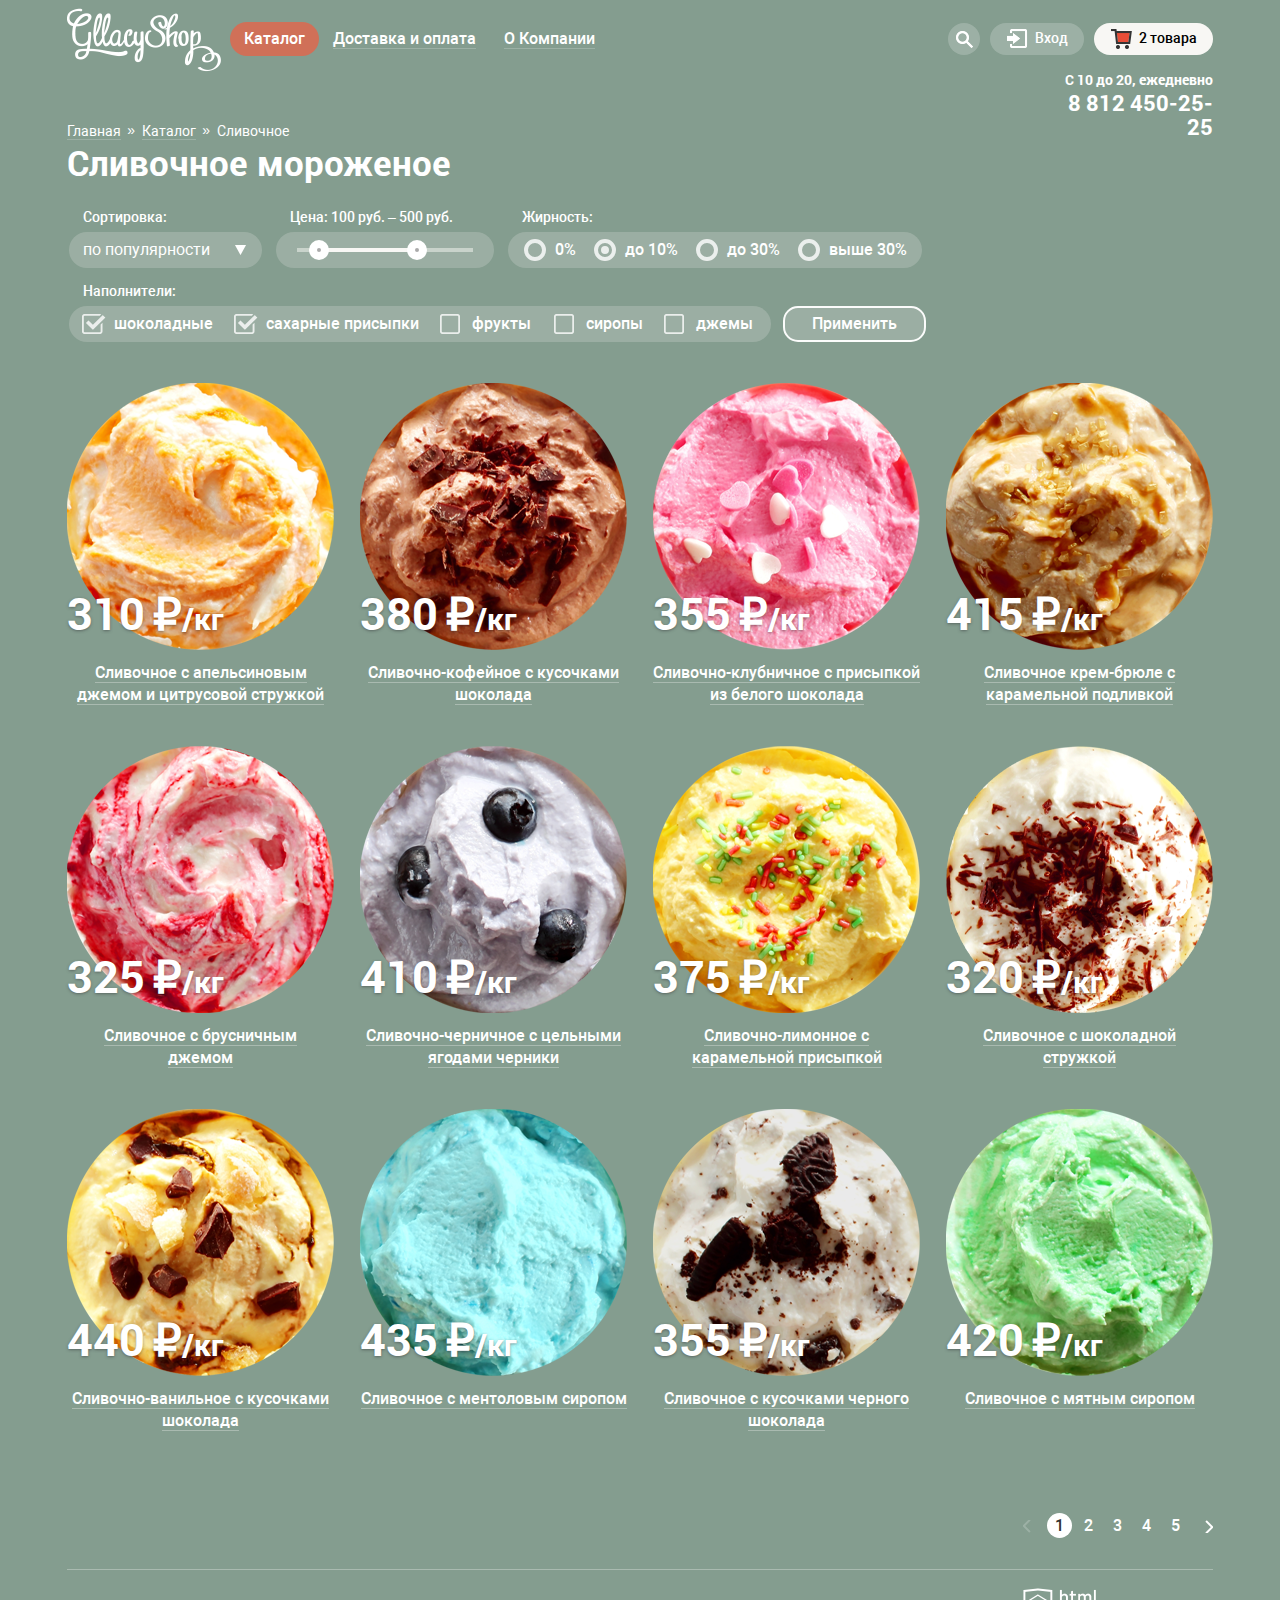
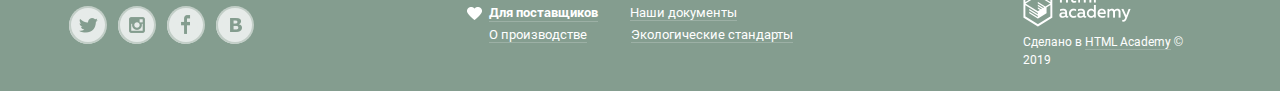
<file: catalog.html>
<!DOCTYPE html>
<html class="page" lang="ru">
<head>
  <meta charset="UTF-8">
  <meta name="viewport" content="width=device-width, initial-scale=1.0">
  <title>Глейси</title>
  <link rel="icon" href="favicon.ico">
  <link rel="icon" href="img/favicons/icon.svg" type="image/svg+xml">
  <link rel="mask-icon" href="img/favicons/icon.svg" type="image/svg+xml">
  <link rel="apple-touch-icon" href="img/favicons/apple.png">
  <link rel="manifest" href="manifest.webmanifest">
  <!-- <link href="https://fonts.googleapis.com/css2?family=Roboto:wght@400;500;700&display=swap" rel="stylesheet"> -->
  <link rel="stylesheet" href="styles/ministyle.css">
</head>
<body class="page-body page-body-bg-color_0">
  <header class="page-header">
    <nav class="main-nav container">
      <a class="logo-header" href="index.html">
        <img src="img/logo.png" width="154" height="64" alt="Логотип-шапка">
      </a>
      <ul class="list-nav">
        <li class="elem-nav elem-nav-hover">
          <div class="link-wrapper link-wrapper-active">
            <a class="link-nav-active">Каталог</a>
          </div>
          <ul class="sublist-nav sublist-menu">
            <li class="subelem-nav  subelem-header">
              <h2 class="sublink-header">Новинки</h2>
            </li>
            <li class="subelem-nav">
              <a class="sublink-nav" href="#">Сливочное</a>
            </li>
            <li class="subelem-nav">
              <a class="sublink-nav" href="#">Щербеты</a>
            </li>
            <li class="subelem-nav">
              <a class="sublink-nav" href="#">Фруктовый лед</a>
            </li>
            <li class="subelem-nav">
              <a class="sublink-nav" href="#">Мелорин</a>
            </li>
          </ul>
        </li>
        <li class="elem-nav elem-nav-hover">
          <div class="link-wrapper">
            <a class="link-nav" href="#">Доставка и оплата</a>
          </div>
        </li>
        <li class="elem-nav elem-nav-hover">
          <div class="link-wrapper">
            <a class="link-nav" href="#">О Компании</a>
          </div>
        </li>
      </ul>
      <ul class="list-second-nav list-second-nav-width">
        <li class="elem-second-nav elem-second-nav-hover">
          <a class="link-second-nav link-second-hover link-search" href="#">Поиск</a>
          <form class="form-search-wrapper form-search" action="#" method="get">
            <label class="visually-hidden" for="search">Поиск</label>
            <input type="search" name="ice-cream" id="search" placeholder="Крем-брюле">
          </form>
        </li>
        <li class="elem-second-nav elem-second-nav-hover">
          <a class="link-second-nav link-second-hover link-login" href="#">Вход</a>
          <form class="form-email" action="#" method="get">
            <div class="form-grid">
              <div class="form-wrapper">
                <label class="visually-hidden" for="email">email</label>
                <input class="input-email" type="email" name="email" id="email" placeholder="email@example.com">
              </div>
              <div class="form-wrapper">
                <label class="visually-hidden" for="password">Пароль</label>
                <input class="input-password" type="password" name="password" id="password" placeholder="********">
              </div>
              <div class="form-link-wrapper">
                <a class="btn" href="#">Войти</a>  
                <div class="wrapper-registration">
                  <a href="#">Забыли пароль?</a>
                  <a href="#">Новая регистрация</a>
                </div>
              </div>
            </div>
          </form>
        </li>
        <li class="elem-second-nav">
          <a class="link-second-nav link-second-active link-cart" href="#" aria-label="Корзина">
            <span>2 товара</span>
          </a>
          <div class="cart-column-wrapper">
            <div class="cart-wrapper">
              <table class="cart-table">
                <tr class="cart-column">
                  <th class="cart-table-header cart-table-text">
                    <p>Пломбир с апельсиновым джемом</p>
                    <img src="img/ice-cream-1.png" width="33" height="33" alt="">
                    <button class="close-cart" type="button">Закрыть</button>
                  </th>
                  <td class="cart-table-text">
                    <p>1,5 кг х <span>200 руб.</span></p>
                  </td>
                  <td class="cart-table-text">
                    <p>300 руб.</p>
                  </td>
                </tr>
                <tr class="cart-column">
                  <th class="cart-table-header cart-table-text">
                    <p>Клубничный пломбир с присыпкой из белого шоколада</p>
                    <img src="img/ice-cream-3.png" width="33" height="33" alt="">
                    <button class="close-cart" type="button">Закрыть</button>
                  </th>
                  <td class="cart-table-text">
                    <p>1,5 кг х <span>300 руб.</span></p>
                  </td>
                  <td class="cart-table-text">
                    <p>450 руб.</p>
                  </td>
                </tr>
              </table>
              <hr>
              <p class="cart-total">Итого: <span>750 руб.</span></p>
              <a class="btn cart-btn" href="#">Оформить заказ</a>
            </div>
          </div>
        </li>
      </ul>
    </nav>
  </header>
  <main class="page-main">
    <h1 class="visually-hidden">Магазин Глейси - для продажи вкусного мороженного!</h1>
    <div class="address_breadcrumbs_grid container">
      <section class="breadcrumbs">
        <h2 class="visually-hidden">Навигация - хлебные крошки!</h2>
        <ul class="list-breadcrumbs">
          <li class="elem-breadcrumbs">
            <a href="#">Главная</a>
          </li>
          <li class="elem-breadcrumbs">
            <a href="#">Каталог</a>
          </li>
          <li class="elem-breadcrumbs">
            Сливочное
          </li>
        </ul>
      </section>
      <div class="address">
        <p aria-label="Расписание С 10 до 20, ежедневно">С 10 до 20, ежедневно</p>
        <a href="tel:88124502525" aria-label="Телефон: 8 812 450-25-25">8 812 450-25-25</a>
      </div>
    </div>
    <section class="filter container">
      <h2>Сливочное мороженое</h2>
      <form class="filter-form-wrapper" action="#" method="post">
        <fieldset class="fieldset-elem sort">
          <legend class="sort-legend">Сортировка:</legend>
          <div class="sort-select-wrapper">
            <label class="visually-hidden" for="sort">Сортировка по назначению</label>
            <select class="sort-select" name="sort" id="sort">
              <option value="by_popularity" selected>по популярности</option>
              <option value="inexpensive_first">сначала недорогие</option>
              <option value="first_dears">сначала дорогие</option>
              <option value="by_fat_content">по жирности</option>
            </select>
          </div>
        </fieldset>
        <fieldset class="fieldset-elem">
          <legend>Цена: 100 руб. – 500 руб.</legend>
          <div class="complex_filter">
            <div class="scales">
              <div class="scale"></div>
              <div class="toggles-control">
                <div class="toggle toggle-left" tabindex="0" aria-label="Тумблер №1"></div>
                <div class="toggle toggle-right" tabindex="0" aria-label="Тумблер №2"></div>
              </div>
            </div>
          </div>
        </fieldset>
        <fieldset class="fieldset-elem">
          <legend>Жирность:</legend>
          <div class="list-radio-grid">
            <div class="input-radio-wrapper">
              <input class="visually-hidden" type="radio" name="fat" id="zero" tabindex="0">
              <label for="zero" tabindex="0">0%</label>
            </div>
            <div class="input-radio-wrapper">
              <input class="visually-hidden" type="radio" name="fat" id="ten" checked>
              <label for="ten" tabindex="0">до 10%</label>
            </div>
            <div class="input-radio-wrapper">
              <input class="visually-hidden" type="radio" name="fat" id="up_to_thirty" tabindex="0">
              <label for="up_to_thirty" tabindex="0">до 30%</label>
            </div>
            <div class="input-radio-wrapper">
              <input class="visually-hidden" type="radio" name="fat" id="above_thirty" tabindex="0">
              <label for="above_thirty" tabindex="0">выше 30%</label>
            </div>
          </div>
        </fieldset>
        <fieldset class="fieldset-elem">
          <legend>Наполнители:</legend>
          <div class="list-checkbox-grid">
            <div class="input-checkbox-wrapper">
              <input class="visually-hidden" type="checkbox" name="chocolate" id="chocolate" checked>
              <label for="chocolate" tabindex="0">шоколадные</label>
            </div>
            <div class="input-checkbox-wrapper">
              <input class="visually-hidden" type="checkbox" name="sugar_powders" id="sugar_powders" checked>
              <label for="sugar_powders" tabindex="0">сахарные присыпки</label>
            </div>
            <div class="input-checkbox-wrapper">
              <input class="visually-hidden" type="checkbox" name="fruits" id="fruits">
              <label for="fruits" tabindex="0">фрукты</label>
            </div>
            <div class="input-checkbox-wrapper">
              <input class="visually-hidden" type="checkbox" name="syrups" id="syrups">
              <label for="syrups" tabindex="0">сиропы</label>
            </div>
            <div class="input-checkbox-wrapper">
              <input class="visually-hidden" type="checkbox" name="jams" id="jams">
              <label for="jams" tabindex="0">джемы</label>
            </div>
          </div>
        </fieldset>
        <button class="input-btn" type="submit">Применить</button>
      </form>
    </section>
    <section class="catalog container">
      <h2 class="visually-hidden">Дополнительный заказ</h2>
      <ul class="list-catalog">
        <li class="elem-catalog">
          <h3><a class="catalog-header" href="#">Сливочное с апельсиновым джемом и цитрусовой стружкой</a></h3>
          <p class="text-price">310 &#8381;<span>/кг</span></p>
          <img src="img/ice-cream-1.png" width="267" height="267" alt="">
          <a class="btn" href="">Быстрый просмотр</a>
        </li>
        <li class="elem-catalog">
          <h3><a class="catalog-header" href="#">Сливочно-кофейное с кусочками шоколада</a></h3>
          <p class="text-price">380 &#8381;<span>/кг</span></p>
          <img src="img/ice-cream-2.png" width="267" height="267" alt="">
          <a class="btn" href="">Быстрый просмотр</a>
        </li>
        <li class="elem-catalog">
          <h3><a class="catalog-header" href="#">Сливочно-клубничное с присыпкой из белого шоколада</a></h3>
          <p class="text-price">355 &#8381;<span>/кг</span></p>
          <img src="img/ice-cream-3.png" width="267" height="267" alt="">
          <a class="btn" href="">Быстрый просмотр</a>
        </li>
        <li class="elem-catalog">
          <h3><a class="catalog-header" href="#">Сливочное крем-брюле с карамельной подливкой</a></h3>
          <p class="text-price">415 &#8381;<span>/кг</span></p>
          <img src="img/ice-cream-4.png" width="267" height="267" alt="">
          <a class="btn" href="">Быстрый просмотр</a>
        </li>
        <li class="elem-catalog">
          <h3><a class="catalog-header" href="#">Сливочное с брусничным джемом</a></h3>
        <p class="text-price">325 &#8381;<span>/кг</span></p>
        <img src="img/ice-cream-5.png" width="267" height="267" alt="">
        <a class="btn" href="">Быстрый просмотр</a>
      </li>
      <li class="elem-catalog">
        <h3><a class="catalog-header" href="#">Сливочно-черничное с цельными ягодами черники</a></h3>
        <p class="text-price">410 &#8381;<span>/кг</span></p>
        <img src="img/ice-cream-6.png" width="267" height="267" alt="">
        <a class="btn" href="">Быстрый просмотр</a>
      </li>
      <li class="elem-catalog">
        <h3><a class="catalog-header" href="#">Сливочно-лимонное с карамельной присыпкой</a></h3>
        <p class="text-price">375 &#8381;<span>/кг</span></p>
        <img src="img/ice-cream-7.png" width="267" height="267" alt="">
        <a class="btn" href="">Быстрый просмотр</a>
      </li>
      <li class="elem-catalog">
        <h3><a class="catalog-header" href="#">Сливочное с шоколадной стружкой</a></h3>
        <p class="text-price">320 &#8381;<span>/кг</span></p>
        <img src="img/ice-cream-8.png" width="267" height="267" alt="">
        <a class="btn" href="">Быстрый просмотр</a>
      </li>
      <li class="elem-catalog">
        <h3><a class="catalog-header" href="#">Сливочно-ванильное с кусочками шоколада</a></h3>
      <p class="text-price">440 &#8381;<span>/кг</span></p>
      <img src="img/ice-cream-9.png" width="267" height="267" alt="">
      <a class="btn" href="">Быстрый просмотр</a>
    </li>
    <li class="elem-catalog">
      <h3><a class="catalog-header" href="#">Сливочноe с ментоловым сиропом</a></h3>
      <p class="text-price">435 &#8381;<span>/кг</span></p>
      <img src="img/ice-cream-10.png" width="267" height="267" alt="">
      <a class="btn" href="">Быстрый просмотр</a>
    </li>
    <li class="elem-catalog">
      <h3><a class="catalog-header" href="#">Сливочное с кусочками черного шоколада</a></h3>
      <p class="text-price">355 &#8381;<span>/кг</span></p>
      <img src="img/ice-cream-11.png" width="267" height="267" alt="">
      <a class="btn" href="">Быстрый просмотр</a>
    </li>
    <li class="elem-catalog">
      <h3><a class="catalog-header" href="#">Сливочное с мятным сиропом</a></h3>
      <p class="text-price">420 &#8381;<span>/кг</span></p>
      <img src="img/ice-cream-12.png" width="267" height="267" alt="">
      <a class="btn" href="">Быстрый просмотр</a>
    </li>
      </ul>
    </section>
    <section class="pagination container">
      <h2 class="visually-hidden">Пагинация</h2>
      <div class="pagination-wrapper">
        <ul class="list-pagination">
          <li class="elem-pagination">
            <a class="pagination-link-active">1</a>
          </li>
          <li class="elem-pagination">
            <a class="link-pagination" href="#">2</a>
          </li>
          <li class="elem-pagination">
            <a class="link-pagination" href="#">3</a>
          </li>
          <li class="elem-pagination">
            <a class="link-pagination" href="#">4</a>
          </li>
          <li class="elem-pagination">
            <a class="link-pagination" href="#">5</a>
          </li>
        </ul>
        <ul class="list-arrows">
          <li class="elem-arrow left-arrow ">
            <a class="pagination-disabled">Левая стрелка</a>
          </li>
          <li class="elem-arrow right-arrow">
            <a href="#">Правая стрелка</a>
          </li>
        </ul>
      </div>
    </section>
    <hr class="container">
  </main>
  <footer class="page-footer">
    <div class="footer-wrapper container">
      <section class="social">
        <h2 class="visually-hidden">Социальные сети</h2>
        <ul class="list-social">
          <li class="elem-social">
            <a class="link-social" href="#">Твиттер</a>
          </li>
          <li class="elem-social">
            <a class="link-social" href="#">Инстаграм</a>
          </li>
          <li class="elem-social">
            <a class="link-social" href="#">Фейбук</a>
          </li>
          <li class="elem-social">
            <a class="link-social" href="#">В контакте</a>
          </li>
        </ul>
      </section>
      <div class="info-footer">
        <ul class="list-info-footer">
          <li class="elem-info-footer">
            <a class="link-info-footer" href="#">Для поставщиков</a>
          </li>
          <li class="elem-info-footer">
            <a class="link-info-footer" href="#">Наши документы</a>
          </li>
          <li class="elem-info-footer">
            <a class="link-info-footer" href="#">О производстве</a>
          </li>
          <li class="elem-info-footer">
            <a class="link-info-footer" href="#">Экологические стандарты</a>
          </li>
        </ul>
      </div>
      <div class="copright-footer">
        <a href="#">
          <img src="img/logo-htmlacademy-small.png" width="108" height="39" alt="Фирменный логотип htmlacademy">
        </a>
        <p>Сделано в <a class="text-logo" href="#">HTML Academy</a> © 2019</p>
      </div>
    </div>
  </footer>
</body>
</html>
</file>
<file: styles/ministyle.css>
html {line-height: 1.15;-webkit-text-size-adjust: 100%;}body {margin: 0;}main {display: block;}h1 {margin: 0.67em 0;font-size: 2em;}hr {height: 0;overflow: visible;-webkit-box-sizing: content-box;box-sizing: content-box;}pre {font-family: monospace, monospace;font-size: 1em;}a {background-color: transparent;}abbr[title] {text-decoration: underline;-webkit-text-decoration: underline dotted;text-decoration: underline dotted;border-bottom: none;}b, strong {font-weight: bolder;}code, kbd, samp {font-family: monospace, monospace;font-size: 1em;}small {font-size: 80%;}sub, sup {position: relative;font-size: 75%;line-height: 0;vertical-align: baseline;}sub {bottom: -0.25em;}sup {top: -0.5em;}img {border-style: none;}button, input, optgroup, select, textarea {margin: 0;font-family: inherit;font-size: 100%;line-height: 1.15;}button, input {overflow: visible;}button, select {text-transform: none;}button, [type="button"], [type="reset"], [type="submit"] {-webkit-appearance: button;-moz-appearance: button;appearance: button;}button::-moz-focus-inner, [type="button"]::-moz-focus-inner, [type="reset"]::-moz-focus-inner, [type="submit"]::-moz-focus-inner {padding: 0;border-style: none;}button:-moz-focusring, [type="button"]:-moz-focusring, [type="reset"]:-moz-focusring, [type="submit"]:-moz-focusring {outline: 1px dotted ButtonText;}fieldset {padding: 0.35em 0.75em 0.625em;}legend {display: table;max-width: 100%;padding: 0;color: inherit;white-space: normal;-webkit-box-sizing: border-box;box-sizing: border-box;}progress {vertical-align: baseline;}textarea {overflow: auto;}[type="checkbox"], [type="radio"] {padding: 0;-webkit-box-sizing: border-box;box-sizing: border-box;}[type="number"]::-webkit-inner-spin-button, [type="number"]::-webkit-outer-spin-button {height: auto;}[type="search"] {-webkit-appearance: textfield;-moz-appearance: textfield;appearance: textfield;outline-offset: -2px;}[type="search"]::-webkit-search-decoration {-webkit-appearance: none;}::-webkit-file-upload-button {-webkit-appearance: button;font: inherit;}details {display: block;}summary {display: list-item;}template {display: none;}[hidden] {display: none;}@font-face {font-family: "Roboto";font-weight: 400;font-style: normal;src: url("../fonts/roboto.woff2") format("woff2"), url("../fonts/roboto.woff") format("woff");}@font-face {font-family: "Roboto";font-weight: 500;font-style: normal;src: url("../fonts/robotomedium.woff2") format("woff2"), url("../fonts/robotomedium.woff") format("woff");}@font-face {font-family: "Roboto";font-weight: 700;font-style: normal;src: url("../fonts/robotobold.woff2") format("woff2"), url("../fonts/robotobold.woff") format("woff");}.page {height: 100%;}.page-body {display: -ms-grid;display: grid;-ms-grid-rows: -webkit-min-content 1fr -webkit-min-content;-ms-grid-rows: min-content 1fr min-content;grid-template-rows: -webkit-min-content 1fr -webkit-min-content;grid-template-rows: min-content 1fr min-content;-ms-flex-line-pack: start;align-content: start;min-width: 1200px;min-height: 100%;margin: 0;padding: 0;font-family: "Roboto", "Arial", sans-serif;font-size: 16px;line-height: 22px;font-weight: 500;color: var(--basic-black);}.page-body-bg-color_0 {background-color: var(--basic-green);}.page-body-bg-color_1 {background-color: var(--basic-blue-bg);}.page-body-bg-color_2 {background-color: var(--basic-brown);}a {text-decoration: none;}img {max-width: 100%;height: auto;}.visually-hidden {position: absolute;width: 1px;height: 1px;margin: -1px;border: 0;padding: 0;white-space: nowrap;clip: rect(0 0 0 0);-webkit-clip-path: inset(100%);clip-path: inset(100%);overflow: hidden;}.container {width: 1146px;margin: 0 auto;padding: 0 27px;}.btn {display: inline-block;position: relative;min-width: 100px;min-height: 44px;padding-top: 8px;padding-bottom: 8px;padding-left: 20px;padding-right: 25px;font-size: 1.125em;line-height: 1.333em;font-weight: 700;color: var(--basic-white);text-align: center;vertical-align: middle;border-radius: 20px;-webkit-box-shadow: 0 1px 2px 0 var(--dark-red);box-shadow: 0 1px 2px 0 var(--dark-red);-webkit-box-sizing: border-box;box-sizing: border-box;cursor: pointer;z-index: 0;}.btn::before {content: "";position: absolute;top: 0;left: 0;width: 100%;height: 100%;background-image: -webkit-gradient( linear, left top, right top, from(var(--basic-red_2)), to(var(--basic-red_3)));background-image: -o-linear-gradient( left, var(--basic-red_2) 0%, var(--basic-red_3) 100%);background-image: linear-gradient( 90deg, var(--basic-red_2) 0%, var(--basic-red_3) 100%);border-radius: 20px;z-index: -2;}.btn:hover::after {content: "";position: absolute;top: 0;left: 0;width: 100%;height: 100%;background-color: var(--transparent-white);border-radius: 20px;z-index: -1;}.btn:active::before {background-color: var(--basic-transparent);-webkit-box-shadow: inset 0 2px 2px 0 var(--transparent-black_2);box-shadow: inset 0 2px 2px 0 var(--transparent-black_2);}.btn:active::after {background-color: var(--basic-transparent);}.btn:hover {color: var(--basic-white_3);}.btn:active {color: var(--basic-white_4);}:root {--basic-green: #849d8f;--basic-blue-bg: #8996a6;--basic-brown: #9d8b84;--basic-white: #ffffff;--basic-white_2: #f8f7f4;--basic-white_3: #fefefe;--basic-white_4: #fceeec;--dark-white: #e6ebe9;--light-white: #ededed;--light-white_2: #fffffe;--light-white_3: #fbfcfb;--light-white_4: #eaeaea;--transparent-white: rgba(255,255,255, 0.2);--transparent-white_2: rgba(255,255,255, 0.3);--transparent-white_3: rgba(248, 247, 244, 0.4);--transparent-white_4: rgba(248, 247, 244, 0.2);--transparent-white_5: rgba(255,255,255, 0.5);--transparent-white_6: rgba(255,255,255, 0.7);--transparent-white_7: rgba(248, 247, 244, 0.5);--basic-black: #000000;--basic-black_2: #231f20;--light-black: #323232;--light-black_2: #696969;--dark-black: rgb(148, 39, 24);--transparent-black: rgba(0, 0, 0, 0.4);--transparent-black_2: rgba(0, 0, 0, 0.35);--transparent-black_3: rgba(0, 0, 0, 0.3);--transparent-light-black: rgba(49, 50, 53, 0.5);--basic-transparent: transparent;--basic-red: #d07058;--basic-red_2: rgb(231,74,53);--basic-red_3: rgb(242,104,67);--basic-red_4: #e84d37;--light-red: #f6b5a5;--light-red_2: #fbded7;--light-red_3: #ffbc9e;--dark-red: rgb(172, 16, 0);--dark-red_2: #942718;--transparent-red: rgba(236, 89, 60, 0.3);--transparent-red_2: rgba(160, 32, 11, 0.76);--transparent-red_3: rgba(172, 16, 0, 0.64);--transparent-red_4: rgba(172, 16, 0, 1);--transparent-red_5: rgba(249, 172, 159, 0.3);--basic-grey: #d3d3d2;--dark-grey: #c7c6c5;--dark-grey_2: #dae2de;--light-grey: #c2cec7;--light-grey_2: #e9e9e9;--basic-brown: #999999;--dark-brown: #888888;--dark-brown_2: #cacac7;--dark-brown_3: #ababab;--light-brown: #5a5a5a;--basic-blue: #8fbdec;--light-yellow: #fffff0;}.page-body .page-header {position: relative;z-index: 1;}.page-header .main-nav {display: -ms-grid;display: grid;-ms-grid-columns: -webkit-max-content 9px 1fr 9px -webkit-max-content;-ms-grid-columns: max-content 9px 1fr 9px max-content;grid-template-columns: -webkit-max-content 1fr -webkit-max-content;grid-template-columns: max-content 1fr max-content;-webkit-box-align: start;-ms-flex-align: start;align-items: start;-webkit-column-gap: 9px;-moz-column-gap: 9px;column-gap: 9px;position: relative;color: var(--basic-white);}.page-header .logo-header {padding-top: 8px;}.logo-header img {vertical-align: bottom;}.main-nav .list-nav {display: -webkit-box;display: -ms-flexbox;display: flex;-ms-flex-wrap: wrap;flex-wrap: wrap;max-width: 650px;margin: 0;padding: 0;padding-top: 22px;font-size: 1em;line-height: 1.125em;font-weight: 500;list-style: none;}.list-nav .elem-nav {position: relative;padding-bottom: 5px;}.elem-nav .link-wrapper {max-width: 180px;padding: 8px 14px;background-color: var(--basic-transparent);border-radius: 20px;-webkit-box-sizing: border-box;box-sizing: border-box;}.link-wrapper .link-nav {color: inherit;text-align: center;border-bottom: 1px solid var(--transparent-white);}.elem-nav-hover .link-wrapper:hover, .elem-nav-hover:hover .link-wrapper {background-color: var(--basic-white_2);}.elem-nav-hover:hover .link-nav {color: var(--basic-black);border: none;}.elem-nav-hover .link-wrapper:active {background-color: var(--light-white);border: none;-webkit-box-shadow: inset 0px 2px 1px 0 var(--light-black_2);box-shadow: inset 0px 2px 1px 0 var(--light-black_2);}.elem-nav-hover:hover .link-wrapper-active, .elem-nav .link-wrapper-active {text-align: center;background-color: #d07058;border: none;border-radius: 20px;white-space: wrap;-webkit-box-shadow: none;box-shadow: none;}.link-wrapper-active .link-nav-active, .link-wrapper-active .link-nav-active:hover, .link-wrapper-active .link-nav-active:active {max-width: 180px;color: var(--basic-white);word-wrap: break-word;}.elem-nav .sublist-nav, .elem-nav .form-search, .elem-second-nav .cart-wrapper {background-color: var(--basic-white_2);border-radius: 5px;-webkit-box-shadow: 0 20px 20px 0 var(--transparent-black);box-shadow: 0 20px 20px 0 var(--transparent-black);}.elem-nav .sublist-menu {display: -webkit-box;display: -ms-flexbox;display: flex;-webkit-box-orient: vertical;-webkit-box-direction: normal;-ms-flex-direction: column;flex-direction: column;position: absolute;top: 38px;left: -5px;width: 143px;min-height: 171px;margin: 0;padding: 0;font-size: 0.875em;line-height: 1em;font-weight: 400;color: var(--basic-black);list-style: none;z-index: 1;}.subelem-nav .sublink-nav {display: block;min-height: 35px;padding-top: 10px;padding-bottom: 10px;padding-left: 19px;color: inherit;-webkit-box-sizing: border-box;box-sizing: border-box;}.subelem-nav:nth-child(3) .sublink-nav {min-height: 28px;padding-top: 7px;padding-bottom: 7px;}.subelem-nav:nth-child(5) .sublink-nav {min-height: 34px;padding-top: 8px;padding-bottom: 8px;}.subelem-nav:last-child .sublink-nav {border-bottom-left-radius: 5px;border-bottom-right-radius: 5px;}.subelem-nav .sublink-nav:hover {background-color: var(--light-red_2);}.subelem-nav .sublink-nav:active {background-color: var(--light-red);}.subelem-nav .sublink-nav-active, .subelem-nav .sublink-nav-active:hover, .subelem-nav .sublink-nav-active:active {background-color: var(--basic-red);}.sublist-nav .subelem-header {padding-left: 6px;padding-right: 9px;}.subelem-nav .sublink-header {min-height: 39px;margin: 0;padding-top: 11px;padding-bottom: 13px;padding-left: 13px;padding-right: 13px;font-size: inherit;color: var(--light-black);border-bottom: 1px solid var(--transparent-black);-webkit-box-sizing: border-box;box-sizing: border-box;}.elem-nav .sublist-nav, .elem-nav .form-search, .elem-nav .form-email, .elem-nav .wrapper-registration {display: none;}.elem-nav-hover:hover .sublist-nav, .elem-nav-hover:hover .form-search {display: block;}.main-nav .list-second-nav {display: -webkit-box;display: -ms-flexbox;display: flex;-ms-flex-wrap: wrap;flex-wrap: wrap;min-width: 244px;max-width: 265px;margin: 0;padding: 0;padding-top: 23px;font-size: 0.875em;line-height: 1em;list-style: none;}.list-second-nav .elem-second-nav {position: relative;margin-right: 10px;}.list-second-nav .elem-second-nav:nth-child(3n), .list-second-nav .elem-second-nav:last-child {margin-right: 0;padding-bottom: 5px;}.elem-second-nav .form-search-wrapper, .elem-second-nav .form-email {display: none;}.elem-second-nav .link-second-nav {position: relative;color: inherit;background-color: var(--transparent-white);border: none;-webkit-box-sizing: border-box;box-sizing: border-box;}.elem-second-nav .link-second-hover:hover, .elem-second-nav:hover .link-second-hover, .elem-second-nav .link-second-active {color: var(--basic-black);background-color: var(--basic-white_2);}.elem-second-nav:hover .form-search, .elem-second-nav:hover .form-email {display: block;}.elem-second-nav .link-search {display: block;width: 32px;height: 32px;margin: 0;font-size: 0;border-radius: 50%;}.elem-second-nav .link-login, .elem-second-nav .link-cart {display: block;min-width: 92px;min-height: 32px;padding-top: 8px;padding-left: 45px;padding-right: 16px;border-radius: 20px;-webkit-box-sizing: border-box;box-sizing: border-box;}.elem-second-nav .link-cart {max-width: 120px;min-width: 99px;padding-right: 16px;padding-bottom: 5px;}.elem-second-nav .cart-wrapper {display: -webkit-box;display: -ms-flexbox;display: flex;-webkit-box-orient: vertical;-webkit-box-direction: normal;-ms-flex-direction: column;flex-direction: column;-webkit-box-align: start;-ms-flex-align: start;align-items: flex-start;-webkit-box-pack: start;-ms-flex-pack: start;justify-content: flex-start;position: absolute;top: 36px;left: -421px;width: 539px;min-height: 242px;padding-top: 18px;padding-bottom: 18px;padding-left: 15px;padding-right: 14px;-webkit-box-sizing: border-box;box-sizing: border-box;z-index: 1;}.elem-second-nav .cart-column-wrapper {display: none;}.elem-second-nav:hover .cart-column-wrapper {display: block;}.cart-table tbody {display: -webkit-box;display: -ms-flexbox;display: flex;-webkit-box-orient: vertical;-webkit-box-direction: normal;-ms-flex-direction: column;flex-direction: column;-webkit-box-pack: start;-ms-flex-pack: start;justify-content: flex-start;}.cart-table .cart-table-header {display: -webkit-box;display: -ms-flexbox;display: flex;position: relative;}.cart-table .cart-column {display: -webkit-box;display: -ms-flexbox;display: flex;width: 100%;margin-bottom: 18px;padding-left: 22px;}.cart-table .cart-column:last-child {margin-bottom: 7px;}.cart-column .cart-table-header {margin-right: 29px;}.cart-column .cart-table-text {font-size: 0.929em;line-height: 1.231em;font-weight: 400;color: var(--light-black);}.cart-column .cart-table-text:nth-child(2) {margin-right: 26px;}.cart-table-header p {width: 216px;margin: 0;padding-top: 8px;font: inherit;}.cart-table-header img {-webkit-box-ordinal-group: 0;-ms-flex-order: -1;order: -1;width: 33px;height: 33px;margin-right: 14px;}.cart-table-text p {margin: 0;padding-top: 8px;}.cart-table-text span {color: var(--dark-brown);}.cart-wrapper .cart-total, .cart-wrapper .cart-btn {-ms-flex-item-align: end;align-self: flex-end;}.cart-table-header .close-cart {display: block;position: absolute;top: 11px;left: -19px;width: 11px;height: 11px;font-size: 0;background-color: var(--basic-transparent);border: none;cursor: pointer;}.cart-table-header .close-cart:before {content: "";position: absolute;top: 5px;left: -1px;width: 13px;height: 1px;background-color: var(--basic-black_2);-webkit-transform: rotate(45deg);-ms-transform: rotate(45deg);transform: rotate(45deg);}.cart-table-header .close-cart:after {content: "";position: absolute;top: 5px;left: -1px;width: 13px;height: 1px;background-color: var(--basic-black_2);-webkit-transform: rotate(-45deg);-ms-transform: rotate(-45deg);transform: rotate(-45deg);}.cart-wrapper hr {width: 100%;margin-bottom: 14px;border: none;border-bottom: 1px solid var(--dark-brown_2);}.cart-wrapper .cart-total {margin: 0;margin-bottom: 15px;font-size: 1.071em;line-height: 1.2em;font-weight: 700;color: var(--light-black);}.cart-wrapper .cart-btn {padding-left: 15px;padding-right: 15px;font-size: 1.286em;line-height: 1.333em;}.elem-second-nav .link-search::before {content: "";position: absolute;top: 8px;left: 8px;width: 17px;height: 17px;background-image: url("../img/magnifying-glass.png");background-repeat: no-repeat;background-position: 0 0;}.elem-second-nav .link-search:hover::before, .elem-second-nav-hover:hover .link-search::before {background-position: -17px 0;}.elem-second-nav .link-login::before {content: "";position: absolute;top: 6px;left: 17px;width: 21px;height: 19px;background-image: url("../img/login.png");background-repeat: no-repeat;background-position: 0 0;}.elem-second-nav .link-login:hover::before, .elem-second-nav-hover:hover .link-login::before {background-position: -21px 0;}.elem-second-nav .link-cart::before {content: "";position: absolute;top: 6px;left: 17px;width: 21px;height: 20px;background-image: url("../img/cart.png");background-repeat: no-repeat;background-position: 0 0;}.elem-second-nav .link-cart:hover::before, .elem-second-nav:hover .link-cart::before, .elem-second-nav .link-second-active::before {background-position: -21px 0;}.elem-second-nav .form-search-wrapper, .form-email .form-grid {position: absolute;background-color: var(--basic-white_2);border-radius: 5px;-webkit-box-shadow: 0 20px 20px 0 var(--transparent-black);box-shadow: 0 20px 20px 0 var(--transparent-black);-webkit-box-sizing: border-box;box-sizing: border-box;z-index: 1;}.elem-second-nav .form-search-wrapper {top: 37px;left: -307px;width: 341px;min-height: 84px;padding: 20px 15px;}.form-email .form-grid {display: -webkit-box;display: -ms-flexbox;display: flex;-ms-flex-wrap: wrap;flex-wrap: wrap;-webkit-box-pack: start;-ms-flex-pack: start;justify-content: flex-start;top: 36px;left: -182px;width: 277px;min-height: 214px;padding-left: 19px;padding-right: 17px;padding-top: 20px;padding-bottom: 22px;-webkit-box-sizing: border-box;box-sizing: border-box;}.form-grid .form-link-wrapper {display: -webkit-box;display: -ms-flexbox;display: flex;}.form-grid .btn {min-width: 100px;margin-right: 10px;padding-top: 10px;padding-left: 24px;padding-right: 24px;font-size : 1.286em;line-height: 1.333em;}.form-grid .form-wrapper {width: 100%;margin-bottom: 20px;}.form-search-wrapper input, .form-wrapper input, .email-wrapper input, .modal input, .modal textarea {width: 100%;height: 44px;padding-top: 0;padding-left: 13px;font-size: 1em;line-height: 1.5em;font-weight: bold;color: var(--light-black);background-color: var(--basic-white);border: 1px solid var(--basic-grey);border-radius: 5px;-webkit-box-sizing: border-box;box-sizing: border-box;}.form-search-wrapper input:hover, .form-wrapper input:hover, .email-wrapper input:hover, .modal input:hover, .modal textarea:hover {padding-left: 12px;border: 2px solid var(--dark-grey);}.form-search-wrapper input:active, .form-search-wrapper input:focus, .form-wrapper input:active, .form-wrapper input:focus, .email-wrapper input:active, .email-wrapper input:focus, .modal input:active, .modal input:focus, .modal textarea:active, .modal textarea:focus {padding-left: 12px;border: 2px solid var(--basic-blue);outline: none;}.form-search-wrapper input::-webkit-input-placeholder, .form-wrapper input::-webkit-input-placeholder, .email-wrapper input::-webkit-input-placeholder, .modal input::-webkit-input-placeholder, .modal textarea::-webkit-input-placeholder {font-size: 1em;line-height: 1.5em;font-weight: 400;color: var(--basic-brown);}.form-search-wrapper input::-moz-placeholder, .form-wrapper input::-moz-placeholder, .email-wrapper input::-moz-placeholder, .modal input::-moz-placeholder, .modal textarea::-moz-placeholder {font-size: 1em;line-height: 1.5em;font-weight: 400;color: var(--basic-brown);}.form-search-wrapper input:-ms-input-placeholder, .form-wrapper input:-ms-input-placeholder, .email-wrapper input:-ms-input-placeholder, .modal input:-ms-input-placeholder, .modal textarea:-ms-input-placeholder {font-size: 1em;line-height: 1.5em;font-weight: 400;color: var(--basic-brown);}.form-search-wrapper input::-ms-input-placeholder, .form-wrapper input::-ms-input-placeholder, .email-wrapper input::-ms-input-placeholder, .modal input::-ms-input-placeholder, .modal textarea::-ms-input-placeholder {font-size: 1em;line-height: 1.5em;font-weight: 400;color: var(--basic-brown);}.form-search-wrapper input::placeholder, .form-wrapper input::placeholder, .email-wrapper input::placeholder, .modal input::placeholder, .modal textarea::placeholder {font-size: 1em;line-height: 1.5em;font-weight: 400;color: var(--basic-brown);}.form-wrapper .input-password::-webkit-input-placeholder {font-size: 0.825em;}.form-wrapper .input-password::-moz-placeholder {font-size: 0.825em;}.form-wrapper .input-password:-ms-input-placeholder {font-size: 0.825em;}.form-wrapper .input-password::-ms-input-placeholder {font-size: 0.825em;}.form-wrapper .input-password::placeholder {font-size: 0.825em;}.form-link-wrapper .wrapper-registration {width: 130px;padding-top: 5px;padding-left: 11px;-webkit-box-sizing: border-box;box-sizing: border-box;}.wrapper-registration a {display: inline-block;margin-bottom: 7px;font-size: 0.929em;line-height: 0.929em;font-weight: 400;color: var(--light-black);vertical-align: middle;border-bottom: 1px solid var(--transparent-black_3);}.wrapper-registration a:last-child {margin-bottom: 0;}.wrapper-registration a:hover, .wrapper-registration a:active {color: var(--basic-red_4);border-color: var(--transparent-red);}.page-body .page-main {position: relative;z-index: 0;}.page-main .address_column {display: -ms-grid;display: grid;-webkit-box-pack: end;-ms-flex-pack: end;justify-content: end;position: relative;z-index: 1;}.address_column .address, .address_breadcrumbs_grid .address {width: 170px;font-weight: 700;color: var(--basic-white);z-index: 1;}.address p {margin: 0;margin-bottom: 3px;font-size: 0.875em;line-height: 1.143em;text-align: end;}.address a {display: block;font-size: 1.375em;line-height: 1.09em;font-weight: inherit;color: inherit;text-align: end;}.page-main .address_breadcrumbs_grid {display: -ms-grid;display: grid;-ms-grid-columns: -webkit-max-content -webkit-max-content;-ms-grid-columns: max-content max-content;grid-template-columns: -webkit-max-content -webkit-max-content;grid-template-columns: max-content max-content;-webkit-box-pack: justify;-ms-flex-pack: justify;justify-content: space-between;position: relative;margin-bottom: 3px;z-index: 1;}.address_breadcrumbs_grid .breadcrumbs {-ms-flex-item-align: end;-ms-grid-row-align: end;align-self: end;}.breadcrumbs .list-breadcrumbs {display: -webkit-box;display: -ms-flexbox;display: flex;-webkit-box-align: start;-ms-flex-align: start;align-items: flex-start;-webkit-box-pack: start;-ms-flex-pack: start;justify-content: flex-start;-ms-flex-wrap: wrap;flex-wrap: wrap;max-width: 750px;min-width: 225px;margin: 0 auto;padding: 0;font-size: 0.875em;line-height: 1.143em;font-weight: 400;list-style: none;color: var(--basic-white);}.list-breadcrumbs .elem-breadcrumbs {position: relative;max-width: 100px;margin-right: 21px;text-align: center;-webkit-box-sizing: border-box;box-sizing: border-box;}.list-breadcrumbs .elem-breadcrumbs:last-child {margin-right: 0;}.list-breadcrumbs .elem-breadcrumbs::before {content: "»";display: block;position: absolute;top: -1px;right: -14px;}.list-breadcrumbs .elem-breadcrumbs:last-child::before {color: var(--basic-transparent);}.elem-breadcrumbs a {color: inherit;word-break: break-all;border-bottom: 1px solid var(--transparent-white);}.elem-breadcrumbs a:hover, .elem-breadcrumbs a:active {color: var(--light-red_3);border-bottom: 1px solid var(--transparent-red_5);}.page-main .promo {position: relative;margin-bottom: 41px;z-index: 0;}.promo .list-slides {display: -ms-grid;display: grid;-webkit-box-pack: center;-ms-flex-pack: center;justify-content: center;margin: 0;padding: 0;list-style: none;}.list-slides .slide {display: none;position: relative;width: 670px;padding-top: 215px;text-align: center;z-index: 0;}.list-slides .slide-active {display: block;}.slide h3 {margin-bottom: 33px;font-size: 3.75em;line-height: 1em;font-weight: 700;color: var(--basic-white);text-align: center;z-index: 1;}.slide:nth-child(3) h3 {padding: 0 10px;}.slide img {position: absolute;top: -115px;left: -186px;max-width: none;z-index: -1;}.slide:nth-child(2) img {left: -206px;}.slide:nth-child(3) img {left: -204px;}.slide button {min-width: 278px;min-height: 63px;padding-top: 4px;padding-left: 20px;padding-right: 20px;font-size: 2em;line-height: 1.375em;text-shadow: 0 2px 5px var(--transparent-red_2);border-radius: 30px;border: none;-webkit-box-shadow: 0 2px 2px 0 var(--transparent-red_3);box-shadow: 0 2px 2px 0 var(--transparent-red_3);}.slide .btn::before, .slide .btn::after {border-radius: 30px;}.slide button:hover {-webkit-box-shadow: 0 2px 2px 0 var(--transparent-red_4);box-shadow: 0 2px 2px 0 var(--transparent-red_4);}.slide button:active {-webkit-box-shadow: inset 0 2px 2px 0 var(--dark-red_2);box-shadow: inset 0 2px 2px 0 var(--dark-red_2);}.promo .control-buttons {display: -webkit-box;display: -ms-flexbox;display: flex;-webkit-box-align: start;-ms-flex-align: start;align-items: flex-start;-webkit-box-pack: start;-ms-flex-pack: start;justify-content: flex-start;-ms-flex-wrap: wrap;flex-wrap: wrap;position: absolute;top: 449px;left: 29px;margin-right: -29px;z-index: 3;}.control-buttons .btn-slider {display: block;width: 20px;height: 20px;margin-right: 8px;padding: 0;font-size: 0;background-color: var(--basic-transparent);border: 2px solid var(--basic-white);border-radius: 50%;-webkit-box-sizing: border-box;box-sizing: border-box;cursor: pointer;}.control-buttons .btn-slider:last-child {margin-right: 0;}.control-buttons .btn-slider:hover {background-color: var(--transparent-white_3);}.control-buttons .btn-slider:active {background-color: var(--basic-white);}.control-buttons .btn-slider-active, .control-buttons .btn-slider-active:hover, .control-buttons .btn-slider-active:active {background-color: var(--basic-white);}.page-main .second-order {position: relative;margin-bottom: 35px;color: var(--basic-white);z-index: 0;}.second-order .second-order-wrapper {display: -ms-grid;display: grid;-ms-grid-columns: repeat(2, auto);grid-template-columns: repeat(2, auto);-webkit-box-pack: justify;-ms-flex-pack: justify;justify-content: space-between;}.second-order-wrapper .second-order-column {display: -webkit-box;display: -ms-flexbox;display: flex;-webkit-box-orient: vertical;-webkit-box-direction: normal;-ms-flex-direction: column;flex-direction: column;-webkit-box-align: start;-ms-flex-align: start;align-items: flex-start;width: 560px;padding-left: 18px;padding-right: 20px;padding-top: 15px;border-radius: 15px;background-image: url("../img/raspberry-bg.jpg");background-repeat: no-repeat;background-size: cover;background-position: 0 0;-webkit-box-sizing: border-box;box-sizing: border-box;}.second-order-wrapper .second-order-column:nth-child(2) {background-image: url("../img/chocolate-bg.jpg");}.second-order-column h3 {margin: 0;margin-bottom: 16px;font-size: 2.188em;line-height: 1.171em;}.second-order-column p {margin: 0;margin-bottom: 45px;font-size: 1.125em;line-height: 1.222em;word-spacing: 0.4px;}.second-order-column a {-ms-flex-item-align: end;align-self: flex-end;min-height: 45px;margin-bottom: 23px;padding-top: 9px;}.second-order-column:nth-child(2) a {padding-left: 21px;padding-right: 22px;}.catalog .list-catalog {display: -ms-grid;display: grid;grid-template-columns: repeat(auto-fill, 267px);-webkit-box-align: start;-ms-flex-align: start;align-items: start;-webkit-column-gap: 26px;-moz-column-gap: 26px;column-gap: 26px;margin: 0;padding: 0;margin-bottom: 47px;color: var(--basic-white);list-style: none;}.list-catalog .elem-catalog {display: -webkit-box;display: -ms-flexbox;display: flex;-webkit-box-orient: vertical;-webkit-box-direction: normal;-ms-flex-direction: column;flex-direction: column;-webkit-box-align: center;-ms-flex-align: center;align-items: center;position: relative;width: 267px;margin-bottom: 34px;padding-top: 6px;-webkit-box-sizing: border-box;box-sizing: border-box;}.list-catalog .elem-catalog:hover::before {content: "";position: absolute;top: 0;left: -13px;width: 293px;min-height: 125%;background-color: var(--transparent-white_4);border-radius: 15px;-webkit-box-shadow: 0 20px 20px 0 var(--transparent-black);box-shadow: 0 20px 20px 0 var(--transparent-black);z-index: 1;}.list-catalog .checkbox-product::after {content: "";position: absolute;top: 6px;left: 0;width: 61px;height: 61px;background-image: url("../img/hit.png");background-repeat: no-repeat;background-position: 0 0;}.elem-catalog img {-webkit-box-ordinal-group: 0;-ms-flex-order: -1;order: -1;max-width: none;}.elem-catalog h3 {-webkit-box-ordinal-group: 3;-ms-flex-order: 2;order: 2;position: relative;margin: 0;font-size: 1em;line-height: 1.375em;font-weight: 500;text-align: center;z-index: 1;}.elem-catalog:nth-child(5) h3, .elem-catalog:nth-child(9) h3 {padding-left: 5px;padding-right: 5px;}.elem-catalog .catalog-header {color: inherit;border-bottom: 1px solid var(--transparent-white_2);}.elem-catalog .catalog-header:hover, .elem-catalog .catalog-header:active {color: var(--light-red_3);border-bottom: 1px solid var(--transparent-red_5);}.elem-catalog p {-webkit-box-ordinal-group: 2;-ms-flex-order: 1;order: 1;-ms-flex-item-align: start;align-self: flex-start;margin: 0;margin-top: -60px;margin-bottom: 21px;font-size: 2.813em;line-height: 1em;font-weight: 700;word-spacing: -3px;text-shadow: 0 1px 3px var(--transparent-light-black);}.elem-catalog span {font-size: 0.667em;line-height: 1.5em;}.elem-catalog .btn {-webkit-box-ordinal-group: 3;-ms-flex-order: 2;order: 2;display: none;position: absolute;top: 104.5%;padding-left: 16px;padding-right: 16px;z-index: 1;}.list-catalog .elem-catalog:hover .btn {display: block;}.page-main .advantages {position: relative;margin-top: -41px;margin-bottom: 40px;color: var(--light-black);z-index: -2;}.advantages .advantages-wrapper {padding-left: 20px;padding-top: 24px;background-image: url("../img/waffles-bg.jpg");background-repeat: no-repeat;background-position: 0 0;background-size: cover;border-radius: 15px;}.advantages-wrapper .advantage-header {margin: 0;margin-bottom: 21px;font-size: 1.5em;line-height: 1.25em;}.advantage-header .text-1 {position: relative;margin-right: 24px;letter-spacing: 0.4px;}.advantage-header .text-1::after {content: "";position: absolute;top: 14px;left: 86px;width: 16px;height: 2px;background-color: var(--light-black);}.advantage-header .text-2 {margin-right: -3px;}.advantage-header .text-3 {margin-right: 1px;letter-spacing: 1px;}.advantages-wrapper .list-advantages {display: -webkit-box;display: -ms-flexbox;display: flex;-ms-flex-wrap: wrap;flex-wrap: wrap;margin: 0;padding: 0;list-style: none;}.list-advantages .elem-advantage {width: 480px;margin-left: 56px;margin-bottom: 23px;}.list-advantages .elem-advantage:nth-child(2n) {margin-left: 86px;}.elem-advantage .advantage-text {position: relative;margin: 0;font-size: 1em;line-height: 1.375em;font-weight: 400;}.advantage-text span {margin-right: 6px;}.elem-advantage .advantage-text::before {content: "";position: absolute;top: -12px;left: -56px;width: 49px;height: 49px;background-image: url("../img/ice-cream.png");background-repeat: no-repeat;background-position: 0 0;}.elem-advantage:nth-child(2) .advantage-text::before {background-image: url("../img/cow.png");}.elem-advantage:nth-child(3) .advantage-text::before {background-image: url("../img/leaf.png");}.elem-advantage:nth-child(4) .advantage-text::before {background-image: url("../img/thermometer.png");}.page-main .article-newsletter-grid {display: -ms-grid;display: grid;-ms-grid-columns: repeat(2, auto);grid-template-columns: repeat(2, auto);-webkit-box-pack: justify;-ms-flex-pack: justify;justify-content: space-between;margin-bottom: 40px;}.article-newsletter-grid .article-column, .article-newsletter-grid .newsletter_column {width: 560px;}.article-column .page-article {padding-top: 23px;padding-bottom: 82px;padding-left: 20px;padding-right: 20px;color: var(--light-black);background-image: url("../img/strawberry-bg.jpg");background-repeat: no-repeat;background-position: 0 0;background-size: cover;border-radius: 15px;}.page-article p {margin: 0;margin-bottom: 4px;font-size: 1em;line-height: 1.375em;}.page-article a {display: inline-block;width: 280px;font-size: 1.5em;line-height: 1.25em;font-weight: 700;color: inherit;text-decoration: underline;}.newsletter_column .newsletter {padding: 6px;background-image: url("../img/postal-bg.png");background-repeat: no-repeat;background-position: 0 0;background-size: cover;border-radius: 15px;}.newsletter .newsletter-wrapper {padding-left: 20px;padding-right: 14px;padding-top: 28px;padding-bottom: 34px;background-color: var(--basic-white_2);border-radius: 15px;}.newsletter-wrapper p {margin: 0;margin-bottom: 37px;font-size: 1em;line-height: 1.375em;font-weight: 400;color: var(--light-brown);}.email-wrapper input {width: 368px;margin-right: 8px;}.email-wrapper button {min-width: 128px;min-height: 43px;padding-top: 5px;padding-left: 14px;padding-right: 14px;vertical-align: top;border: none;}.page-main .map {margin-bottom: 15px;}.map .map-wrapper {display: -webkit-box;display: -ms-flexbox;display: flex;-webkit-box-orient: vertical;-webkit-box-direction: normal;-ms-flex-direction: column;flex-direction: column;position: relative;min-height: 430px;}.maps-wrapper .big-map-wrapper {position: relative;width: 1200px;height: 430px;margin: 0 auto;background-color: var(--light-yellow);overflow: hidden;z-index: 0;}.map-wrapper .big-map {position: absolute;top: -108px;left: 0;}.map iframe {position: absolute;top: 0;width: 100%;border: none;z-index: 0;}.map-wrapper .marker-map {position: absolute;top: 138px;left: 266px;z-index: 0;}.map-wrapper .address-map {position: relative;width: 302px;padding-top: 29px;padding-bottom: 32px;padding-left: 25px;padding-right: 25px;background-color: var(--light-white_2);border-radius: 15px;-webkit-box-sizing: border-box;box-sizing: border-box;z-index: 1;}.map-wrapper .address-map-column {display: -webkit-box;display: -ms-flexbox;display: flex;-webkit-box-align: start;-ms-flex-align: start;align-items: flex-start;-webkit-box-pack: end;-ms-flex-pack: end;justify-content: flex-end;margin-top: -368px;}.address-map .address-wpapper {margin: 0;margin-bottom: 24px;color: var(--light-black);}.address-wpapper .text-elem-header {width: 150px;font-size: 0.875em;line-height: 1.429em;font-weight: 400;}.address-wpapper .text-elem {margin: 0;margin-bottom: 19px;}.address-wpapper .text-elem:last-child {margin-bottom: 0;}.address-wpapper .text-elem-header-tel {width: 175px;margin-bottom: 2px;}.address-wpapper .text-elem {width: 230px;font-size: 1.125em;line-height: 1.333em;font-weight: 700;}.text-elem-tel a {color: inherit;}.text-elem-tel span {display: inline-block;font-size: 0.778em;line-height: 1.429em;font-weight: 400;vertical-align: top;}.address-map .btn {min-width: 251px;min-height: 43px;padding-left: 20px;padding-right: 20px;}.page-main .filter {color: var(--basic-white);margin-bottom: 35px;}.filter h2 {margin: 0;font-size: 2.188em;line-height: 1.171em;}.filter .filter-form-wrapper {display: -webkit-box;display: -ms-flexbox;display: flex;-webkit-box-align: end;-ms-flex-align: end;align-items: flex-end;-ms-flex-wrap: wrap;flex-wrap: wrap;width: 870px;min-height: 147px;padding-top: 12px;}.filter-form-wrapper .fieldset-elem {margin-right: 12px;padding: 0;border: none;}.fieldset-elem legend {display: -webkit-inline-box;display: -ms-inline-flexbox;display: inline-flex;max-width: 180px;padding-left: 14px;margin-bottom: 7px;font-size: 0.875em;line-height: 1.143em;word-break: break-all;}.sort-select-wrapper .sort-select {width: 193px;min-height: 36px;padding-left: 14px;padding-right: 40px;padding-top: 5px;padding-bottom: 5px;font-size: 1em;line-height: 1.125em;color: white;background-color: var(--transparent-white_4);background-image: url("../img/icon-down-dir_1.png");background-repeat: no-repeat;background-position: 166px 13px;border: none;border-radius: 20px;cursor: pointer;-webkit-appearance: none;-moz-appearance: none;appearance: none;}.sort-select-wrapper .sort-select::-ms-expand {display: none;}.sort-select-wrapper option {font-size: 0.875em;line-height: 1.143em;font-weight: 400;color: black;}.sort-select-wrapper .sort-select:hover, .sort-select-wrapper .sort-select:active, .sort-select-wrapper .sort-select:focus {color: var(--light-black);background-image: url("../img/icon-down-dir_2.png");}.sort-select-wrapper .sort-select:focus {background-color: var(--basic-white);border-top-color: var(--light-black);}.fieldset-elem .complex_filter {width: 218px;min-height: 36px;padding-left: 21px;padding-right: 21px;padding-top: 16px;background-color: var(--transparent-white_4);border-radius: 20px;-webkit-box-sizing: border-box;box-sizing: border-box;}.complex_filter .scales {position: relative;width: 100%;height: 4px;padding-left: 11%;padding-right: 30%;background-color: var(--transparent-white_7);-webkit-box-sizing: border-box;box-sizing: border-box;}.scales .scale {width: 100%;height: 4px;background-color: var(--basic-white_2);-webkit-box-sizing: border-box;box-sizing: border-box;}.scales .toggles-control {position: relative;width: 100%;}.toggles-control .toggle {position: absolute;top: -12px;width: 20px;height: 20px;background-color: var(--dark-brown_3);border: 8px solid var(--basic-white);border-radius: 50%;-webkit-box-sizing: border-box;box-sizing: border-box;cursor: pointer;}.toggles-control .toggle-left {left: -7%;}.toggles-control .toggle-right {right: -7%;}.toggles-control .toggle:hover {width: 22px;height: 22px;border: 9px solid var(--basic-white);}.toggles-control .toggle-left:hover {top: -13px;left: -8%;}.toggles-control .toggle-right:hover {top: -13px;right: -8%;}.fieldset-elem .list-radio-grid, .fieldset-elem .list-checkbox-grid {display: -webkit-box;display: -ms-flexbox;display: flex;-webkit-box-align: start;-ms-flex-align: start;align-items: flex-start;-webkit-box-pack: start;-ms-flex-pack: start;justify-content: flex-start;-ms-flex-wrap: wrap;flex-wrap: wrap;width: 414px;min-height: 36px;padding-top: 7px;padding-left: 12px;padding-right: 12px;background-color: var(--transparent-white_4);border-radius: 20px;-webkit-box-sizing: border-box;box-sizing: border-box;}.fieldset-elem .list-checkbox-grid {width: 702px;}.list-radio-grid .input-radio-wrapper {max-width: 200px;margin-right: 14px;margin-bottom: 5px;}.list-checkbox-grid .input-checkbox-wrapper {max-width: 200px;margin-right: 20px;margin-bottom: 5px;}.list-checkbox-grid .input-checkbox-wrapper:nth-child(3) {margin-right: 22px;}.list-radio-grid .input-radio-wrapper:last-child, .list-radio-grid .input-radio-wrapper:nth-child(4n), .list-checkbox-grid .input-checkbox-wrapper:last-child, .list-checkbox-grid .input-checkbox-wrapper:nth-child(5n) {margin-right: 0;}.input-radio-wrapper label, .input-checkbox-wrapper label {display: block;position: relative;padding-left: 35px;word-break: break-all;}.input-checkbox-wrapper label {padding-left: 33px;}.input-radio-wrapper label::before {content: "";position: absolute;top: 0;left: 4px;width: 22px;height: 22px;border: 4px solid var(--basic-white);border-radius: 50%;-webkit-box-sizing: border-box;box-sizing: border-box;opacity: 0.8;}.input-radio-wrapper label::after {content: "";position: absolute;top: 7px;left: 11px;width: 8px;height: 8px;border: 4px solid var(--basic-white);border-radius: 50%;-webkit-box-sizing: border-box;box-sizing: border-box;opacity: 0.8;}.input-checkbox-wrapper label::before {content: "";position: absolute;top: 1px;left: 1px;width: 20px;height: 20px;background-image: url("../img/checkbox-off.png");background-repeat: no-repeat;background-position: 0 0;opacity: 0.8;}.input-checkbox-wrapper label::after {content: "";position: absolute;top: 1px;left: 1px;width: 24px;height: 20px;background-image: url("../img/checkbox-on.png");background-repeat: no-repeat;background-position: 0 0;opacity: 0.8;}.input-radio-wrapper input + label:hover::before, .input-radio-wrapper input:checked + label:hover::after, .input-checkbox-wrapper input + label:hover::before, .input-checkbox-wrapper input:checked + label:hover::after {opacity: 1;}.input-radio-wrapper input + label::after, .input-checkbox-wrapper input + label::after, .input-checkbox-wrapper input:checked + label::before, .input-checkbox-wrapper input:disabled:checked + label::before {opacity: 0;}.input-radio-wrapper input:checked + label::after, .input-checkbox-wrapper input:checked + label::after, .input-checkbox-wrapper input + label::before {opacity: 0.8;}.input-radio-wrapper input:disabled + label::before, .input-radio-wrapper input:disabled:checked + label::after, .input-checkbox-wrapper input:disabled + label::before, .input-checkbox-wrapper input:disabled:checked + label::after {opacity: 0.4;}.filter-form-wrapper .input-btn {display: inline-block;width: 143px;min-height: 36px;margin-top: 23px;font-size: 1em;line-height: 1.125em;font-weight: 500;color: var(--basic-white);vertical-align: middle;word-break: break-all;background-color: var(--transparent-white_4);border: 2px solid var(--light-white_3);border-radius: 15px;-webkit-box-sizing: border-box;box-sizing: border-box;}.filter-form-wrapper .input-btn:hover {color: var(--light-black);background-color: var(--light-white_3);}.filter-form-wrapper .input-btn:active {color: var(--light-black);background-color: var(--light-white_4);border: none;-webkit-box-shadow: inset 0 2px 1px 0 var(--light-black_2);box-shadow: inset 0 2px 1px 0 var(--light-black_2);}.page-main .pagination {display: -ms-grid;display: grid;-webkit-box-align: start;-ms-flex-align: start;align-items: start;-webkit-box-pack: end;-ms-flex-pack: end;justify-content: end;margin-bottom: 31px;}.pagination .pagination-wrapper {position: relative;min-width: 190px;}.pagination-wrapper .list-pagination {display: -webkit-box;display: -ms-flexbox;display: flex;-webkit-box-align: start;-ms-flex-align: start;align-items: flex-start;-webkit-box-pack: start;-ms-flex-pack: start;justify-content: flex-start;-ms-flex-wrap: wrap;flex-wrap: wrap;margin: 0;margin-right: -4px;padding: 0;padding-left: 24px;padding-right: 8px;list-style: none;}.list-pagination .elem-pagination {margin-right: 4px;}.elem-pagination a {display: block;position: relative;min-width: 25px;height: 25px;padding-left: 8px;padding-right: 5px;padding-top: 4px;padding-bottom: 5px;font-size: 1em;line-height: 1.125em;color: var(--basic-white);border-radius: 20px;-webkit-box-sizing: border-box;box-sizing: border-box;z-index: 1;}.elem-pagination .link-pagination:hover {background-color: var(--transparent-white);}.elem-pagination .link-pagination:active, .elem-pagination .pagination-link-active {color: var(--light-black);background-color: var(--basic-white);}.pagination-wrapper .list-arrows {display: -webkit-box;display: -ms-flexbox;display: flex;-webkit-box-align: start;-ms-flex-align: start;align-items: flex-start;-webkit-box-pack: justify;-ms-flex-pack: justify;justify-content: space-between;position: absolute;top: 0;width: 100%;margin: 0;padding: 0;list-style: none;}.elem-arrow a {display: block;position: relative;width: 16px;height: 25px;font-size: 0;}.elem-arrow a::before {content: "";position: absolute;top: 7px;width: 8px;height: 13px;background-image: url("../img/arrow.png");background-repeat: no-repeat;background-position: 0 0;}.left-arrow a::before {-webkit-transform: rotate(180deg);-ms-transform: rotate(180deg);transform: rotate(180deg);}.right-arrow a::before {right: 0;}.elem-arrow .pagination-disabled::before {opacity: 0.2;}.page-main hr {margin-bottom: 17px;border: none;border-bottom: 1px solid var(--transparent-white_2);-webkit-box-sizing: border-box;box-sizing: border-box;}.page-footer .footer-wrapper {display: -ms-grid;display: grid;-ms-grid-columns: repeat(3, auto);grid-template-columns: repeat(3, auto);-webkit-box-pack: justify;-ms-flex-pack: justify;justify-content: space-between;min-height: 103px;padding-top: 1px;}.footer-wrapper .social, .footer-wrapper .copright-footer {width: 190px;}.footer-wrapper .info-footer {width: 560px;}.social .list-social {display: -webkit-box;display: -ms-flexbox;display: flex;-ms-flex-wrap: wrap;flex-wrap: wrap;margin: 0;padding: 0;padding-top: 19px;padding-left: 2px;margin-right: -13px;list-style: none;}.list-social .elem-social {margin-right: 12px;margin-bottom: 12px;}.elem-social .link-social {display: block;position: relative;width: 37px;height: 37px;font-size: 0;background-image: url("../img/twitter.png");background-repeat: no-repeat;background-position: -3px -4px;border: 6px solid var(--dark-white);border-radius: 50%;-webkit-box-sizing: border-box;box-sizing: border-box;z-index: 0;}.elem-social:nth-child(2) .link-social {background-image: url("../img/insta.png");}.elem-social:nth-child(3) .link-social {background-image: url("../img/fb.png");}.elem-social:nth-child(4) .link-social {background-image: url("../img/vk.png");}.elem-social .link-social::before {content: "";position: absolute;top: -5px;left: -4px;width: 34px;height: 34px;border-radius: 50%;-webkit-box-shadow: 0 0 0 2px var(--light-grey);box-shadow: 0 0 0 2px var(--light-grey);-webkit-box-sizing: border-box;box-sizing: border-box;}.elem-social .link-social:hover::before, .elem-social .link-social:active::before {-webkit-box-shadow: 0 0 0 2px var(--dark-grey_2);box-shadow: 0 0 0 2px var(--dark-grey_2);}.elem-social .link-social:active::before {-webkit-box-shadow: inset 0 2px 1px 0 var(--dark-brown), 0 0 0 2px var(--dark-grey_2);box-shadow: inset 0 2px 1px 0 var(--dark-brown), 0 0 0 2px var(--dark-grey_2);}.elem-social .link-social:hover {background-position: -35px -4px;border-color: var(--basic-white);}.elem-social:nth-child(2) .link-social:hover {background-position: -35px -4px;}.elem-social .link-social:active {background-position: -67px -4px;border-color: var(--light-grey_2);}.elem-social:nth-child(2) .link-social:active {background-position: -67px -4px;}.info-footer .list-info-footer {-ms-grid-column-align: center;justify-self: center;display: -webkit-box;display: -ms-flexbox;display: flex;-ms-flex-wrap: wrap;flex-wrap: wrap;width: 307px;margin: 0;padding: 0;padding-top: 13px;padding-left: 5px;list-style: none;}.list-info-footer .elem-info-footer {max-width: 162px;margin-right: 32px;}.list-info-footer .elem-info-footer:nth-child(3) {margin-right: 44px;}.list-info-footer .elem-info-footer:nth-child(2n) {margin-right: 0;}.elem-info-footer .link-info-footer {font-size: 0.813em;line-height: 1.385em;font-weight: 400;color: var(--basic-white);border-bottom: 1px solid var(--transparent-white);}.elem-info-footer .link-info-footer:hover, .elem-info-footer .link-info-footer:active {color: var(--light-red_3);border-bottom: 1px solid var(--transparent-red_5);}.elem-info-footer:first-child .link-info-footer {position: relative;font-weight: 700;}.elem-info-footer:first-child .link-info-footer::before {content: "";position: absolute;top: 4px;left: -22px;width: 15px;height: 13px;background-image: url("../img/heart.png");background-repeat: no-repeat;background-position: 0 0;}.copright-footer p {margin: 0;font-size: 0.75em;line-height: 1.5em;font-weight: 400;color: var(--basic-white_3);}.copright-footer .text-logo {color: var(--basic-white_3);border-bottom: 1px solid var(--transparent-white);}.copright-footer .text-logo:hover, .copright-footer .text-logo:active {color: var(--light-red_3);border-bottom: 1px solid var(--transparent-red_5);}.page-body .modal {display: none;position: fixed;top: 50%;left: 50%;width: 477px;min-height: 442px;margin-top: -203px;margin-left: -237px;padding-top: 15px;padding-bottom: 15px;padding-right: 24px;padding-left: 24px;background-color: var(--basic-white_2);border-radius: 10px;-webkit-box-sizing: border-box;box-sizing: border-box;z-index: 20;}.modal .modal-header {margin: 0;margin-bottom: 20px;font-size: 1.5em;line-height: 1.167em;font-weight: 500;color: var(--light-black);}.modal .modal-grid {display: -webkit-box;display: -ms-flexbox;display: flex;-webkit-box-orient: vertical;-webkit-box-direction: normal;-ms-flex-direction: column;flex-direction: column;-ms-flex-wrap: wrap;flex-wrap: wrap;}.modal-wrapper input {width: 267px;margin-bottom: 20px;}.modal-wrapper .modal-text {width: 428px;min-height: 155px;margin-bottom: 20px;padding-top: 7px;padding-bottom: 0;padding-right: 0;resize: none;border: 2px solid transparent;outline: 1px solid var(--basic-grey);outline-offset: -1px;}.modal-wrapper .modal-text:hover, .modal-wrapper .modal-text:active, .modal-wrapper .modal-text:focus {padding-left: 13px;outline: none;}.modal-grid .modal-btn {-ms-flex-item-align: end;align-self: flex-end;width: 138px;min-height: 43px;padding-top: 5px;padding-left: 23px;padding-right: 23px;word-break: break-all;border: none;}.modal .modal-close {position: absolute;top: 15px;right: 14px;width: 18px;height: 17px;font-size: 0;background-color: var(--basic-transparent);border: none;cursor: pointer;}.modal .modal-close::before, .modal .modal-close::after {content: "";position: absolute;top: -3px;left: 6px;width: 2px;height: 22px;background-color: var(--basic-black_2);}.modal .modal-close::before {-webkit-transform: rotate(45deg);-ms-transform: rotate(45deg);transform: rotate(45deg);}.modal .modal-close::after {-webkit-transform: rotate(-45deg);-ms-transform: rotate(-45deg);transform: rotate(-45deg);}.page-body .modal-show {display: block;-webkit-animation-name: bounce;animation-name: bounce;-webkit-animation-duration: 0.6s;animation-duration: 0.6s;}.page-body .modal-error {-webkit-animation-name: snake;animation-name: snake;-webkit-animation-duration: 0.6s;animation-duration: 0.6s;}@-webkit-keyframes snake {0%, 100% {-webkit-transform: translateX(0);transform: translateX(0);}10%, 30%, 50%, 70%, 90% {-webkit-transform: translateX(-10px);transform: translateX(-10px);}20%, 40%, 60%, 80% {-webkit-transform: translateX(10px);transform: translateX(10px);}}@keyframes snake {0%, 100% {-webkit-transform: translateX(0);transform: translateX(0);}10%, 30%, 50%, 70%, 90% {-webkit-transform: translateX(-10px);transform: translateX(-10px);}20%, 40%, 60%, 80% {-webkit-transform: translateX(10px);transform: translateX(10px);}}@-webkit-keyframes bounce {0% {-webkit-transform: translateY(-2000px);transform: translateY(-2000px);}70% {-webkit-transform: translateY(30px);transform: translateY(30px);}90% {-webkit-transform: translateY(-10px);transform: translateY(-10px);}100% {-webkit-transform: translateY(0);transform: translateY(0);}}@keyframes bounce {0% {-webkit-transform: translateY(-2000px);transform: translateY(-2000px);}70% {-webkit-transform: translateY(30px);transform: translateY(30px);}90% {-webkit-transform: translateY(-10px);transform: translateY(-10px);}100% {-webkit-transform: translateY(0);transform: translateY(0);}}
</file>
